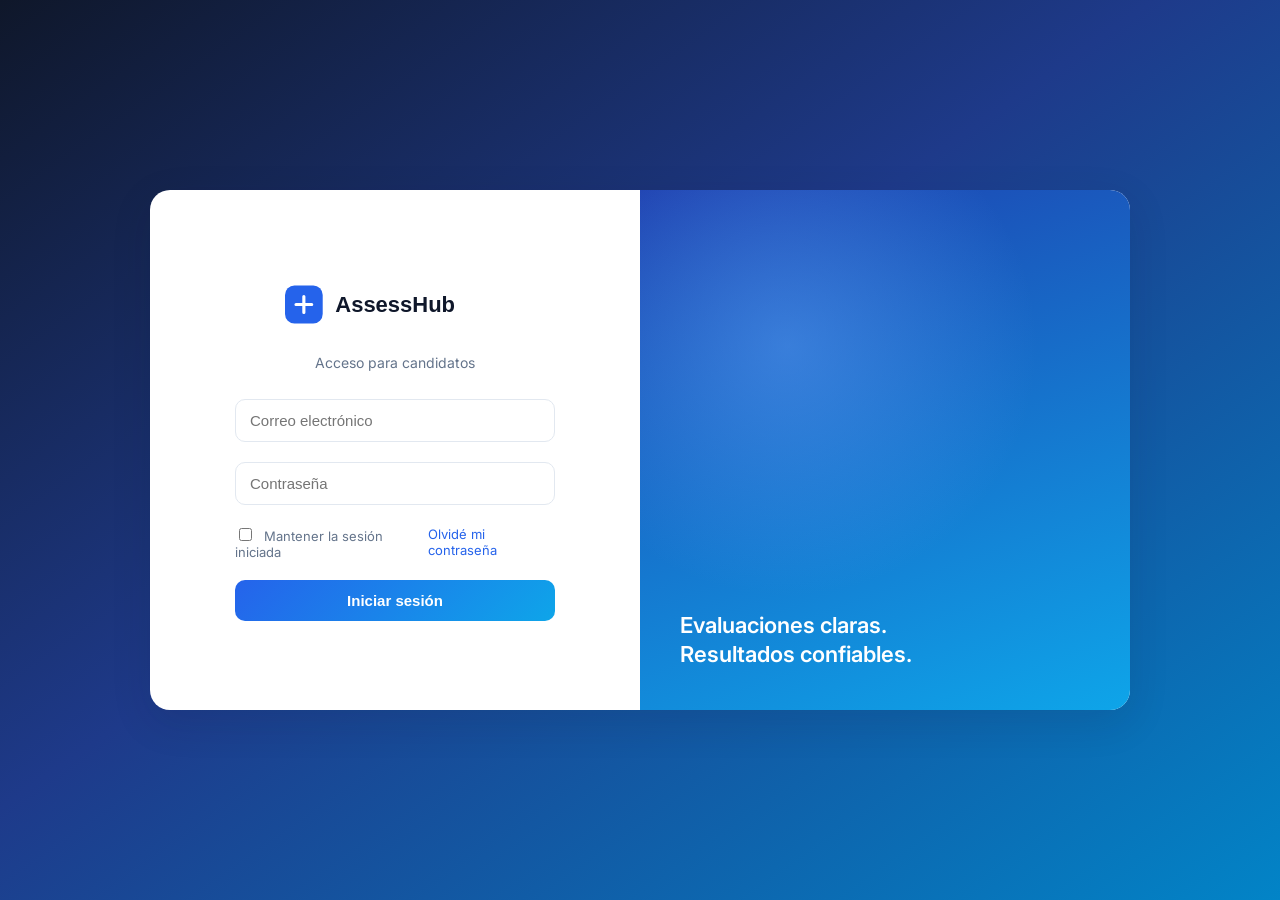
<file: index.html>
<!DOCTYPE html>
<html lang="es">
<head>
    <meta charset="UTF-8">
    <meta name="viewport" content="width=device-width, initial-scale=1.0">
    <title>AssessHub — Inicio de sesión</title>
    <link href="https://fonts.googleapis.com/css2?family=Inter:wght@400;600;700&family=Roboto:wght@400&display=swap" rel="stylesheet">
    <link href="css/styles.css" rel="stylesheet">
</head>

<body class="login-page">
    <div class="container">
        <div class="login-form">
            <img src="imagen/logo-assesshub.svg" alt="AssessHub">
            <p class="brand-sub">Acceso para candidatos</p>
            <input type="email" placeholder="Correo electrónico" required>
            <input type="password" placeholder="Contraseña" required>
            <div class="login-options">
                <div>
                    <input type="checkbox" id="keep-logged">
                    <label for="keep-logged">Mantener la sesión iniciada</label>
                </div>
                <a href="#">Olvidé mi contraseña</a>
            </div>
            <button type="button" onclick="location.href='instrucciones.html'">Iniciar sesión</button>
        </div>
        <div class="image-section"></div>
    </div>
</body>
</html>
</file>
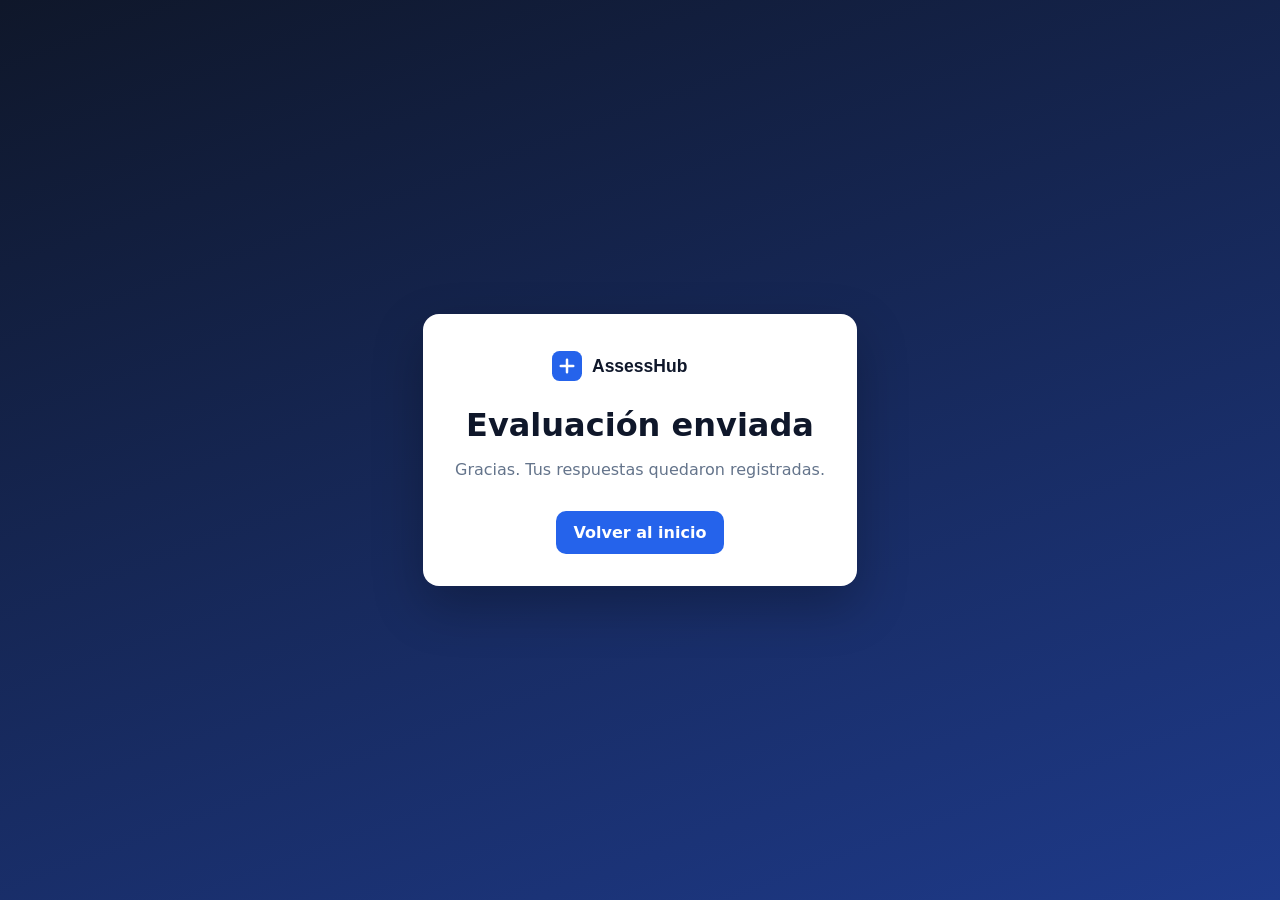
<file: done.html>
<!DOCTYPE html>
<html lang="es"><head><meta charset="utf-8"/><meta name="viewport" content="width=device-width,initial-scale=1"/>
<title>AssessHub — Listo</title>
<link href="css/styles.css" rel="stylesheet">
<style>
body{min-height:100vh;display:flex;align-items:center;justify-content:center;background:linear-gradient(160deg,#0f172a,#1e3a8a);margin:0;font-family:Inter,system-ui,sans-serif}
.card{background:#fff;border-radius:16px;padding:2rem;max-width:420px;text-align:center;box-shadow:0 20px 50px rgba(0,0,0,.25)}
h1{margin:0 0 .5rem;color:#0f172a}p{color:#64748b}
a{display:inline-block;margin-top:1rem;background:#2563eb;color:#fff;padding:.75rem 1.1rem;border-radius:10px;text-decoration:none;font-weight:600}
</style></head>
<body>
  <div class="card">
    <img src="imagen/logo-assesshub.svg" alt="AssessHub" style="height:40px;margin-bottom:1rem"/>
    <h1>Evaluación enviada</h1>
    <p>Gracias. Tus respuestas quedaron registradas.</p>
    <a href="login.html">Volver al inicio</a>
  </div>
</body></html>
</file>
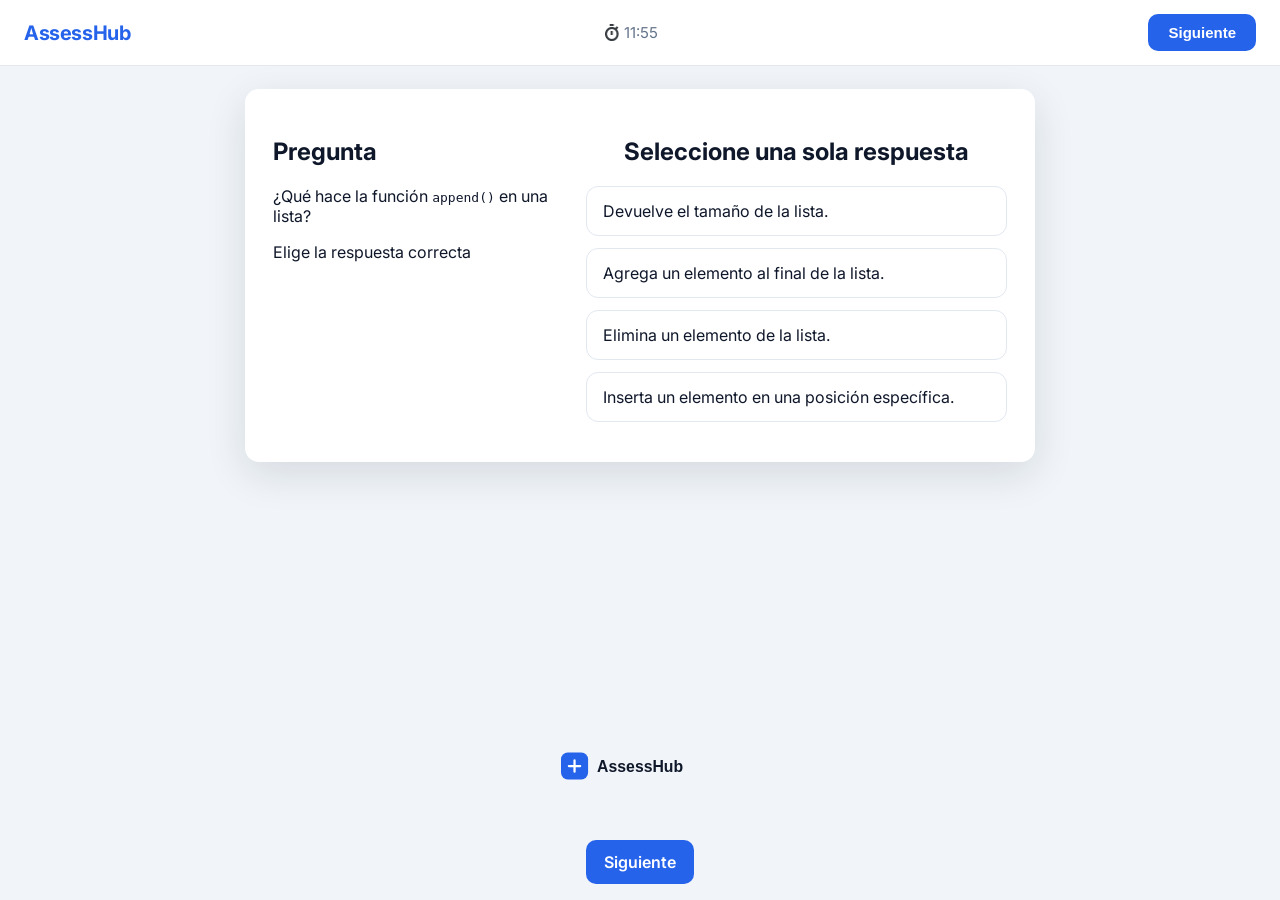
<file: evaluacion-txt.html>
<!DOCTYPE html>
<html lang="es">
<head>
    <meta charset="UTF-8">
    <meta name="viewport" content="width=device-width, initial-scale=1.0">
    <title>AssessHub — Pregunta</title>
    <link href="https://fonts.googleapis.com/css2?family=Inter:wght@400;700&family=Roboto:wght@400&display=swap" rel="stylesheet">
    <link rel="stylesheet" href="css/styles.css">
</head>
<body id="assesshub-pregunta">
    <div class="header">
        <div class="logo">AssessHub</div>
        <div class="timer">
            <img src="imagen/icon-tiempo.png" alt="Icono tiempo" width="14" height="17">
            11:55
            <div class="progress-bar">
                <div class="progress"></div>
            </div>
        </div>
        <button class="next-button" type="button">Siguiente</button>
    </div>
    <div class="container">
        <div class="question-container">
            <div class="question">
                <h2>Pregunta</h2>
                <p>¿Qué hace la función <code>append()</code> en una lista?</p>
                <p>Elige la respuesta correcta</p>
            </div>
            <div class="options">
                <div class="options-title">
                    <h2>Seleccione una sola respuesta</h2>
                </div>
                <ul>
                    <li>
                        <label>
                            <input type="radio" name="answer" value="1">
                            <div class="option-container">Devuelve el tamaño de la lista.</div>
                        </label>
                    </li>
                    <li>
                        <label>
                            <input type="radio" name="answer" value="2">
                            <div class="option-container">Agrega un elemento al final de la lista.</div>
                        </label>
                    </li>
                    <li>
                        <label>
                            <input type="radio" name="answer" value="3">
                            <div class="option-container">Elimina un elemento de la lista.</div>
                        </label>
                    </li>
                    <li>
                        <label>
                            <input type="radio" name="answer" value="4">
                            <div class="option-container">Inserta un elemento en una posición específica.</div>
                        </label>
                    </li>
                </ul>
            </div>
        </div>
    </div>
    <div class="footer">
        <img src="imagen/logo-assesshub.svg" alt="AssessHub">
    </div>
    <script>
        document.querySelectorAll('.option-container').forEach(option => {
            option.addEventListener('dblclick', function() {
                this.classList.toggle('doubt');
            });
        });
    </script>
  <div style="max-width:720px;margin:1rem auto;padding:0 1rem;text-align:right;">
    <a href="evaluaciones-img.html" style="display:inline-block;background:#2563eb;color:#fff;padding:.75rem 1.1rem;border-radius:10px;text-decoration:none;font-weight:600;">Siguiente</a>
  </div>
</body>
</html>
</file>
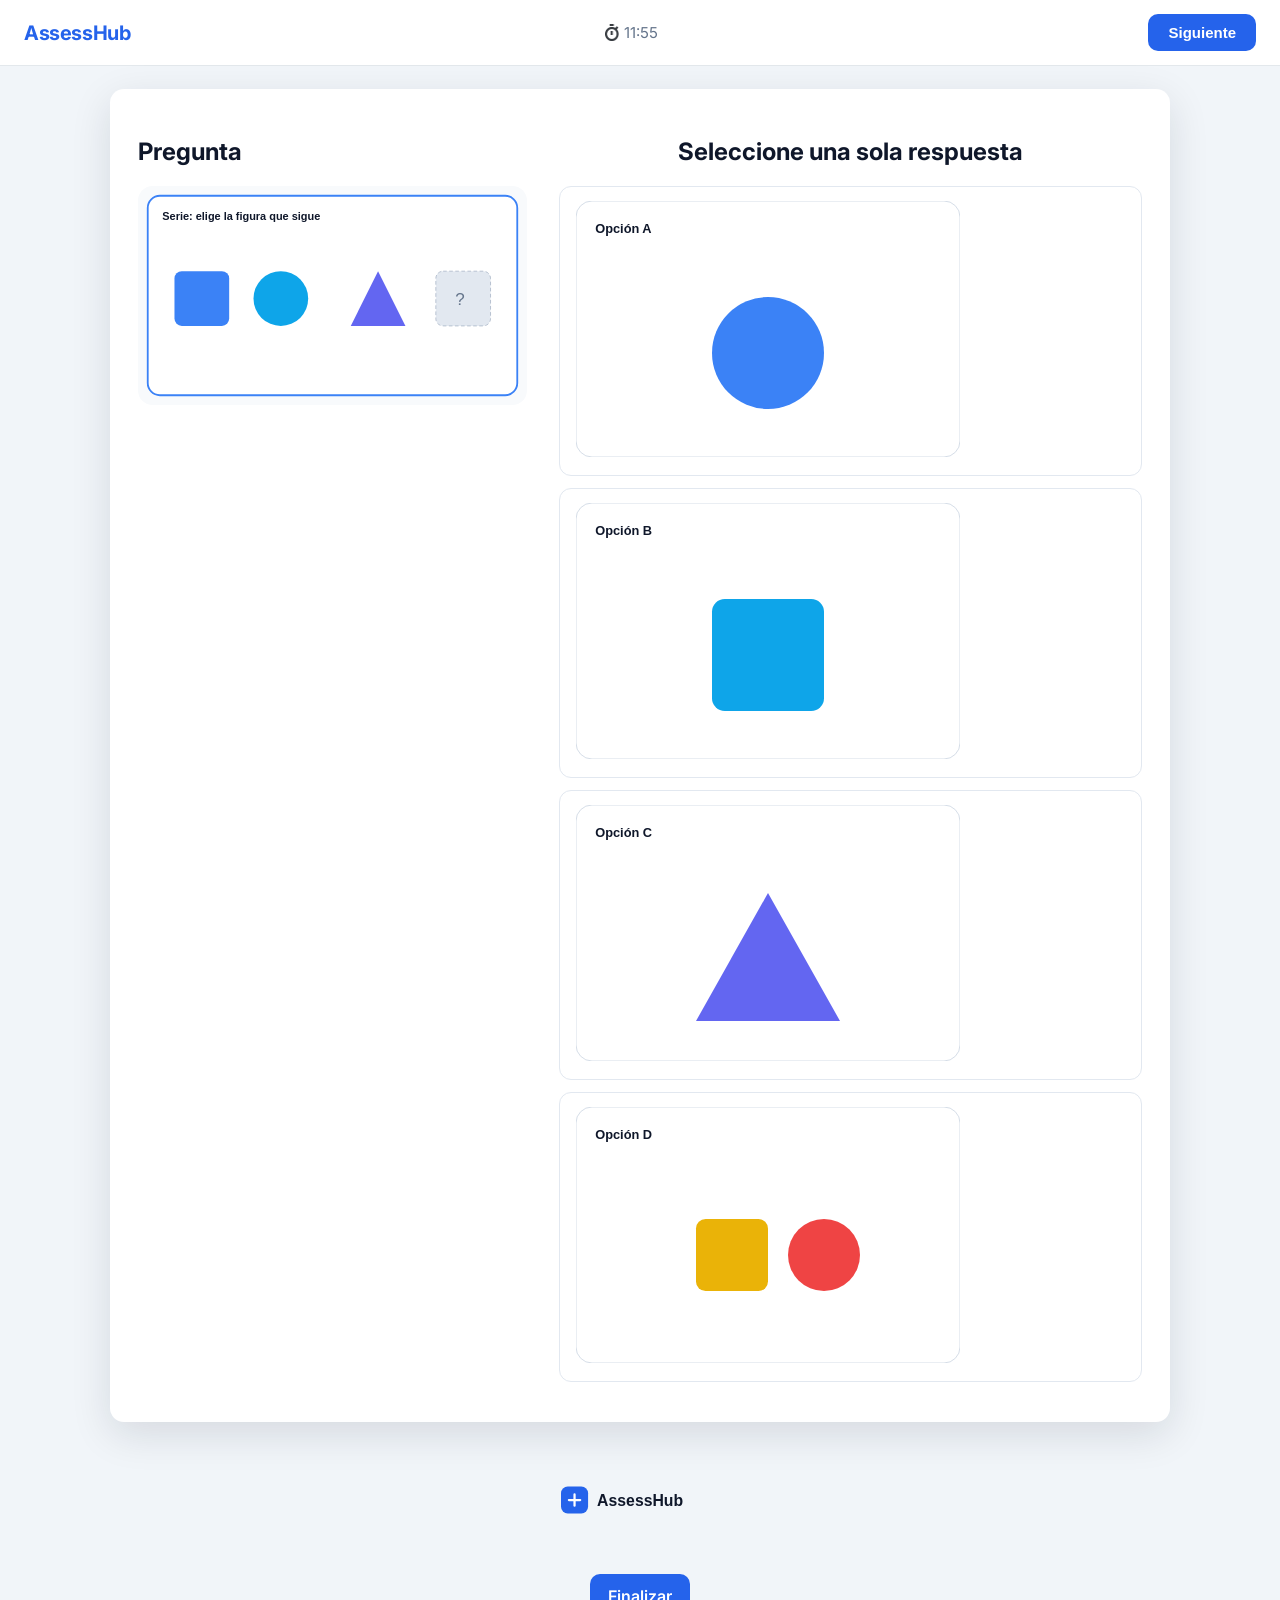
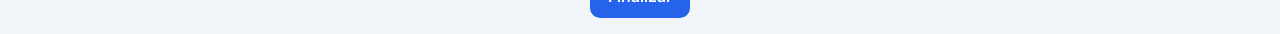
<file: evaluaciones-img.html>
<!DOCTYPE html>
<html lang="es">
<head>
    <meta charset="UTF-8">
    <meta name="viewport" content="width=device-width, initial-scale=1.0">
    <title>AssessHub — Pregunta</title>
    <link href="https://fonts.googleapis.com/css2?family=Inter:wght@400;700&family=Roboto:wght@400&display=swap" rel="stylesheet">
    <link rel="stylesheet" href="css/styles.css">
</head>
<body id="assesshub-pregunta">
    <div class="header">
        <div class="logo">AssessHub</div>
        <div class="timer">
            <img src="imagen/icon-tiempo.png" alt="Icono tiempo" width="14" height="17">
            11:55
            <div class="progress-bar">
                <div class="progress"></div>
            </div>
        </div>
        <button class="next-button" type="button">Siguiente</button>
    </div>
    <div class="container">
        <div class="question-container">
            <div class="question">
                <h2>Pregunta</h2>
                <img src="imagen/pregunta.svg" alt="Pregunta">
            </div>
            <div class="options">
                <div class="options-title">
                    <h2>Seleccione una sola respuesta</h2>
                </div>
                <ul>
                    <li>
                        <label>
                            <input type="radio" name="answer" value="1">
                            <div class="option-container">
                                <img src="imagen/respuesta1.svg" alt="Respuesta 1">
                            </div>
                        </label>
                    </li>
                    <li>
                        <label>
                            <input type="radio" name="answer" value="2">
                            <div class="option-container">
                                <img src="imagen/respuesta2.svg" alt="Respuesta 2">
                            </div>
                        </label>
                    </li>
                    <li>
                        <label>
                            <input type="radio" name="answer" value="3">
                            <div class="option-container">
                                <img src="imagen/respuesta3.svg" alt="Respuesta 3">
                            </div>
                        </label>
                    </li>
                    <li>
                        <label>
                            <input type="radio" name="answer" value="4">
                            <div class="option-container">
                                <img src="imagen/respuesta4.svg" alt="Respuesta 4">
                            </div>
                        </label>
                    </li>
                </ul>
            </div>
        </div>
    </div>
    <div class="footer">
        <img src="imagen/logo-assesshub.svg" alt="AssessHub">
    </div>
    <script>
        document.querySelectorAll('.option-container').forEach(option => {
            option.addEventListener('dblclick', function() {
                this.classList.toggle('doubt');
            });
        });
    </script>
  <div style="max-width:720px;margin:1rem auto;padding:0 1rem;text-align:right;">
    <a href="done.html" style="display:inline-block;background:#2563eb;color:#fff;padding:.75rem 1.1rem;border-radius:10px;text-decoration:none;font-weight:600;">Finalizar</a>
  </div>
</body>
</html>
</file>
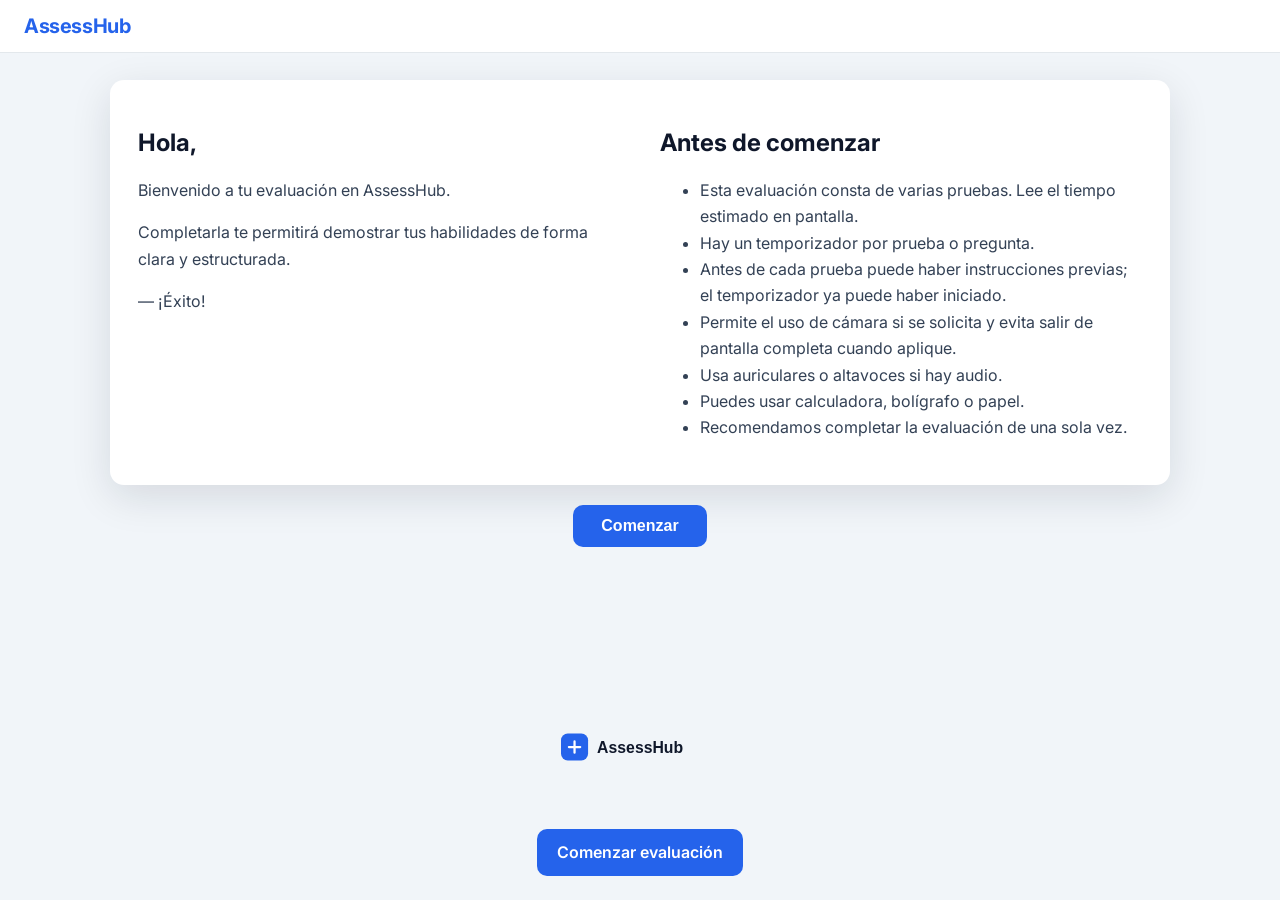
<file: instrucciones.html>
<!DOCTYPE html>
<html lang="es">
<head>
    <meta charset="UTF-8">
    <meta name="viewport" content="width=device-width, initial-scale=1.0">
    <title>AssessHub — Instrucciones</title>
    <link href="https://fonts.googleapis.com/css2?family=Inter:wght@400;700&family=Roboto:wght@400&display=swap" rel="stylesheet">
    <link rel="stylesheet" href="css/styles.css">
</head>
<body class="instructions-page">
    <div class="header">
        <div class="logo">AssessHub</div>
    </div>
    <div class="container">
        <div class="instructions-container">
            <div class="instructions-left">
                <h2>Hola,</h2>
                <div class="instructions">
                    <p>Bienvenido a tu evaluación en AssessHub.</p>
                    <p>Completarla te permitirá demostrar tus habilidades de forma clara y estructurada.</p>
                    <p>— ¡Éxito!</p>
                </div>
            </div>
            <div class="instructions-right">
                <h2>Antes de comenzar</h2>
                <div class="instructions">
                    <ul>
                        <li>Esta evaluación consta de varias pruebas. Lee el tiempo estimado en pantalla.</li>
                        <li>Hay un temporizador por prueba o pregunta.</li>
                        <li>Antes de cada prueba puede haber instrucciones previas; el temporizador ya puede haber iniciado.</li>
                        <li>Permite el uso de cámara si se solicita y evita salir de pantalla completa cuando aplique.</li>
                        <li>Usa auriculares o altavoces si hay audio.</li>
                        <li>Puedes usar calculadora, bolígrafo o papel.</li>
                        <li>Recomendamos completar la evaluación de una sola vez.</li>
                    </ul>
                </div>
            </div>
        </div>
        <button class="start-button" type="button">Comenzar</button>
    </div>
    <div class="footer">
        <img src="imagen/logo-assesshub.svg" alt="AssessHub">
    </div>
  <div style="max-width:720px;margin:1.5rem auto;padding:0 1rem;"><a href="evaluacion-txt.html" style="display:inline-block;background:#2563eb;color:#fff;padding:.85rem 1.25rem;border-radius:10px;text-decoration:none;font-weight:600;">Comenzar evaluación</a></div>
</body>
</html>
</file>
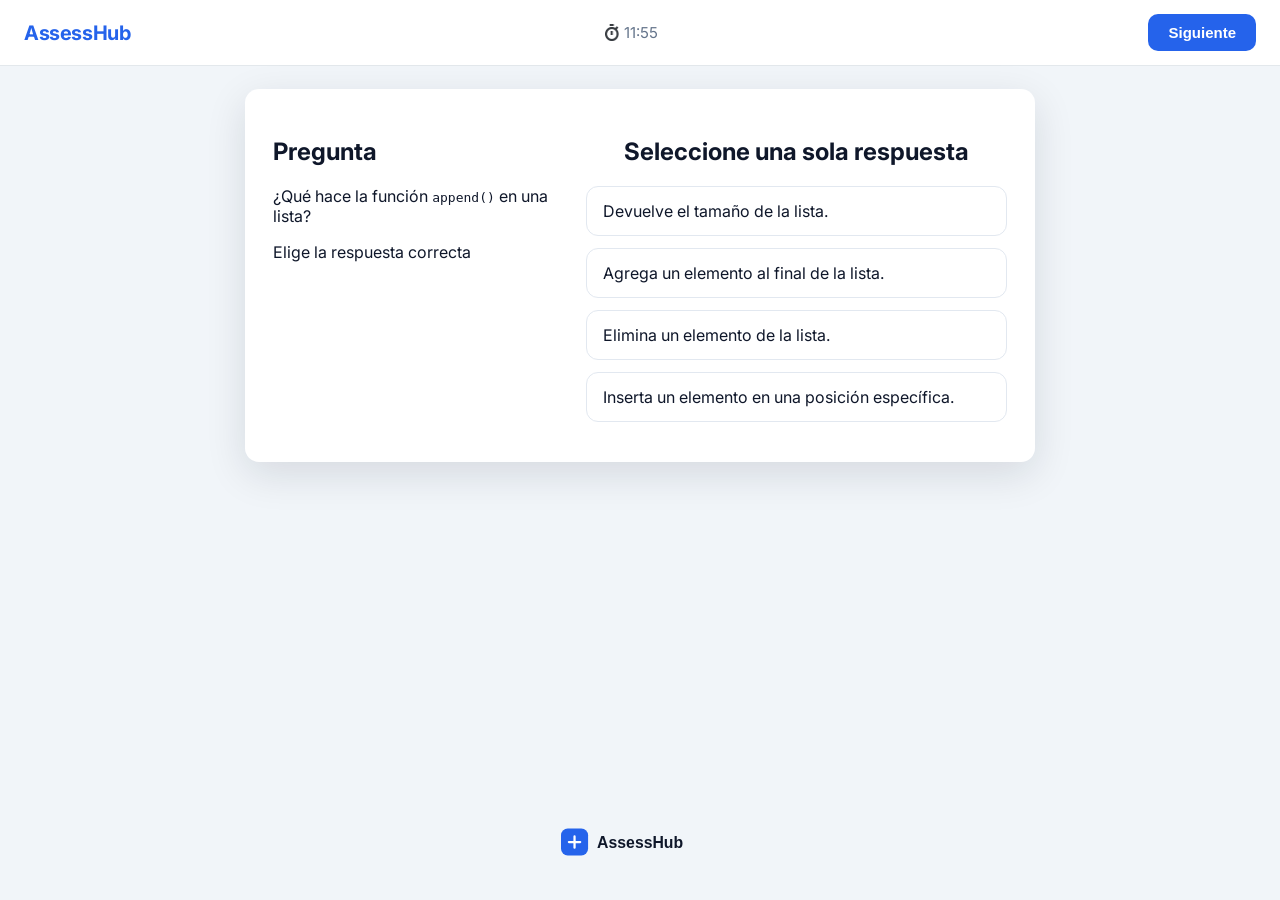
<file: CheckIT/Candidato/evaluacion-txt.html>
<!DOCTYPE html>
<html lang="es">
<head>
    <meta charset="UTF-8">
    <meta name="viewport" content="width=device-width, initial-scale=1.0">
    <title>AssessHub — Pregunta</title>
    <link href="https://fonts.googleapis.com/css2?family=Inter:wght@400;700&family=Roboto:wght@400&display=swap" rel="stylesheet">
    <link rel="stylesheet" href="../css/styles.css">
</head>
<body id="assesshub-pregunta">
    <div class="header">
        <div class="logo">AssessHub</div>
        <div class="timer">
            <img src="../imagen/icon-tiempo.png" alt="Icono tiempo" width="14" height="17">
            11:55
            <div class="progress-bar">
                <div class="progress"></div>
            </div>
        </div>
        <button class="next-button" type="button">Siguiente</button>
    </div>
    <div class="container">
        <div class="question-container">
            <div class="question">
                <h2>Pregunta</h2>
                <p>¿Qué hace la función <code>append()</code> en una lista?</p>
                <p>Elige la respuesta correcta</p>
            </div>
            <div class="options">
                <div class="options-title">
                    <h2>Seleccione una sola respuesta</h2>
                </div>
                <ul>
                    <li>
                        <label>
                            <input type="radio" name="answer" value="1">
                            <div class="option-container">Devuelve el tamaño de la lista.</div>
                        </label>
                    </li>
                    <li>
                        <label>
                            <input type="radio" name="answer" value="2">
                            <div class="option-container">Agrega un elemento al final de la lista.</div>
                        </label>
                    </li>
                    <li>
                        <label>
                            <input type="radio" name="answer" value="3">
                            <div class="option-container">Elimina un elemento de la lista.</div>
                        </label>
                    </li>
                    <li>
                        <label>
                            <input type="radio" name="answer" value="4">
                            <div class="option-container">Inserta un elemento en una posición específica.</div>
                        </label>
                    </li>
                </ul>
            </div>
        </div>
    </div>
    <div class="footer">
        <img src="../imagen/logo-assesshub.svg" alt="AssessHub">
    </div>
    <script>
        document.querySelectorAll('.option-container').forEach(option => {
            option.addEventListener('dblclick', function() {
                this.classList.toggle('doubt');
            });
        });
    </script>
</body>
</html>
</file>
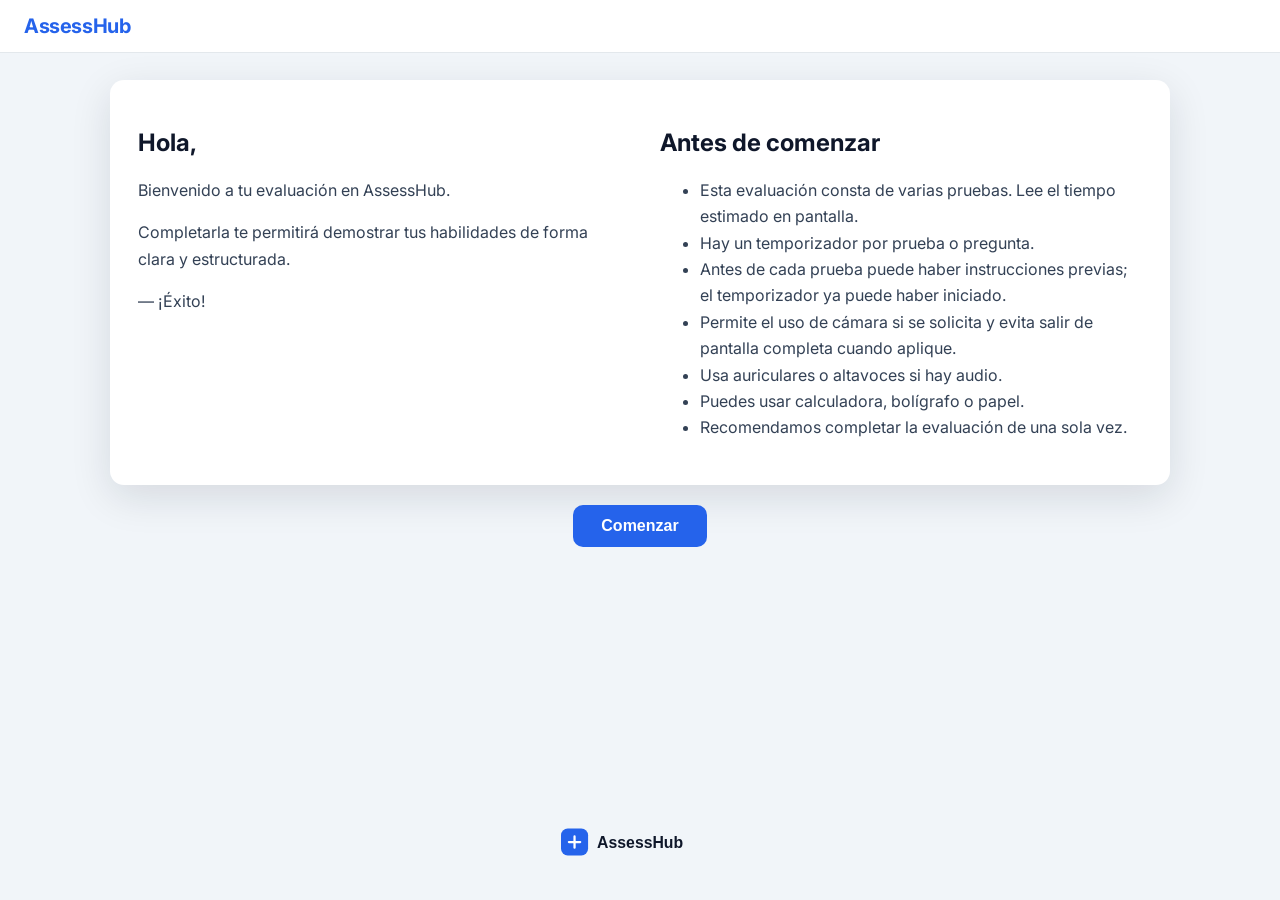
<file: CheckIT/Candidato/instrucciones.html>
<!DOCTYPE html>
<html lang="es">
<head>
    <meta charset="UTF-8">
    <meta name="viewport" content="width=device-width, initial-scale=1.0">
    <title>AssessHub — Instrucciones</title>
    <link href="https://fonts.googleapis.com/css2?family=Inter:wght@400;700&family=Roboto:wght@400&display=swap" rel="stylesheet">
    <link rel="stylesheet" href="../css/styles.css">
</head>
<body class="instructions-page">
    <div class="header">
        <div class="logo">AssessHub</div>
    </div>
    <div class="container">
        <div class="instructions-container">
            <div class="instructions-left">
                <h2>Hola,</h2>
                <div class="instructions">
                    <p>Bienvenido a tu evaluación en AssessHub.</p>
                    <p>Completarla te permitirá demostrar tus habilidades de forma clara y estructurada.</p>
                    <p>— ¡Éxito!</p>
                </div>
            </div>
            <div class="instructions-right">
                <h2>Antes de comenzar</h2>
                <div class="instructions">
                    <ul>
                        <li>Esta evaluación consta de varias pruebas. Lee el tiempo estimado en pantalla.</li>
                        <li>Hay un temporizador por prueba o pregunta.</li>
                        <li>Antes de cada prueba puede haber instrucciones previas; el temporizador ya puede haber iniciado.</li>
                        <li>Permite el uso de cámara si se solicita y evita salir de pantalla completa cuando aplique.</li>
                        <li>Usa auriculares o altavoces si hay audio.</li>
                        <li>Puedes usar calculadora, bolígrafo o papel.</li>
                        <li>Recomendamos completar la evaluación de una sola vez.</li>
                    </ul>
                </div>
            </div>
        </div>
        <button class="start-button" type="button">Comenzar</button>
    </div>
    <div class="footer">
        <img src="../imagen/logo-assesshub.svg" alt="AssessHub">
    </div>
</body>
</html>
</file>
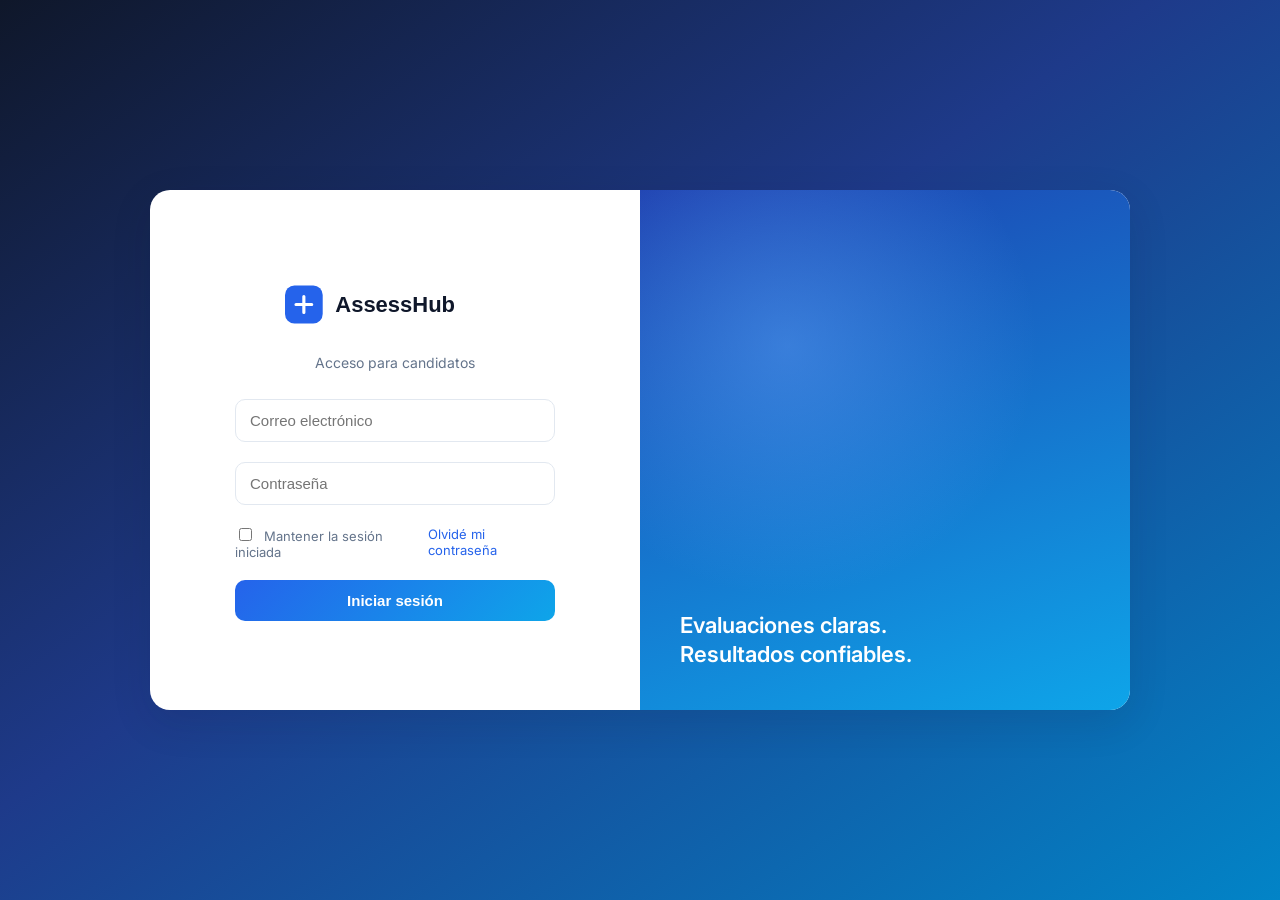
<file: CheckIT/Candidato/login.html>
<!DOCTYPE html>
<html lang="es">
<head>
    <meta charset="UTF-8">
    <meta name="viewport" content="width=device-width, initial-scale=1.0">
    <title>AssessHub — Inicio de sesión</title>
    <link href="https://fonts.googleapis.com/css2?family=Inter:wght@400;600;700&family=Roboto:wght@400&display=swap" rel="stylesheet">
    <link href="../css/styles.css" rel="stylesheet">
</head>

<body class="login-page">
    <div class="container">
        <div class="login-form">
            <img src="../imagen/logo-assesshub.svg" alt="AssessHub">
            <p class="brand-sub">Acceso para candidatos</p>
            <input type="email" placeholder="Correo electrónico" required>
            <input type="password" placeholder="Contraseña" required>
            <div class="login-options">
                <div>
                    <input type="checkbox" id="keep-logged">
                    <label for="keep-logged">Mantener la sesión iniciada</label>
                </div>
                <a href="#">Olvidé mi contraseña</a>
            </div>
            <button type="button">Iniciar sesión</button>
        </div>
        <div class="image-section"></div>
    </div>
</body>
</html>
</file>
<file: css/styles.css>
/* AssessHub — UI candidato / login (portfolio) */

:root {
    --ah-bg: #f1f5f9;
    --ah-surface: #ffffff;
    --ah-ink: #0f172a;
    --ah-muted: #64748b;
    --ah-primary: #2563eb;
    --ah-primary-dark: #1d4ed8;
    --ah-accent: #0ea5e9;
    --ah-border: #e2e8f0;
    --ah-radius: 14px;
    --ah-shadow: 0 12px 40px rgba(15, 23, 42, 0.12);
}

/* LOGIN */
.login-page {
    font-family: 'Inter', 'Roboto', sans-serif;
    margin: 0;
    padding: 24px;
    display: flex;
    justify-content: center;
    align-items: center;
    min-height: 100vh;
    background: linear-gradient(145deg, #0f172a 0%, #1e3a8a 45%, #0284c7 100%);
    box-sizing: border-box;
}

.login-page .container {
    display: flex;
    max-width: 980px;
    width: 100%;
    box-shadow: var(--ah-shadow);
    background-color: var(--ah-surface);
    border-radius: 20px;
    overflow: hidden;
}

.login-page .login-form {
    flex: 1;
    padding: 48px 40px;
    box-sizing: border-box;
    display: flex;
    flex-direction: column;
    justify-content: center;
    align-items: center;
    gap: 12px;
}

.login-page .brand-mark,
.login-page .login-form img {
    max-width: 220px;
    height: auto;
    margin-bottom: 12px;
}

.login-page .brand-text {
    font-family: 'Inter', sans-serif;
    font-weight: 700;
    font-size: 28px;
    letter-spacing: -0.03em;
    color: var(--ah-ink);
    margin: 0 0 8px;
}

.login-page .brand-sub {
    color: var(--ah-muted);
    font-size: 14px;
    margin: 0 0 16px;
    text-align: center;
}

.login-page .login-form input[type="text"],
.login-page .login-form input[type="email"],
.login-page .login-form input[type="password"],
.login-page .email-input,
.login-page .password-input {
    width: 100%;
    max-width: 320px;
    padding: 12px 14px;
    margin-bottom: 8px;
    border: 1px solid var(--ah-border);
    border-radius: 10px;
    font-size: 15px;
    box-sizing: border-box;
}

.login-page .login-form input[type="checkbox"] {
    margin-right: 8px;
}

.login-page .login-form a,
.login-page .login-form a:visited {
    color: var(--ah-primary);
    text-decoration: none;
    font-size: 13px;
}

.login-page .login-form button,
.login-page .login-form input[type="submit"],
.login-page .login-form .btn,
.login-page #Login1 input[type="submit"] {
    width: 100%;
    max-width: 320px;
    padding: 12px;
    background: linear-gradient(135deg, var(--ah-primary), var(--ah-accent));
    border: none;
    color: white;
    font-size: 15px;
    font-weight: 600;
    border-radius: 10px;
    cursor: pointer;
    margin-top: 8px;
}

.login-page .login-form button:hover,
.login-page #Login1 input[type="submit"]:hover {
    background: var(--ah-primary-dark);
}

.login-page h1 {
    font-family: 'Inter', sans-serif;
    font-weight: 700;
    font-size: 24px;
    margin-bottom: 20px;
}

.login-page .login-options {
    display: flex;
    align-items: center;
    justify-content: space-between;
    width: 100%;
    max-width: 320px;
    font-size: 13px;
    color: var(--ah-muted);
}

.login-page .image-section {
    flex: 1;
    background:
        radial-gradient(circle at 30% 30%, rgba(96, 165, 250, 0.45), transparent 50%),
        linear-gradient(160deg, #1e40af, #0ea5e9);
    min-height: 520px;
    display: flex;
    align-items: flex-end;
    padding: 40px;
    color: #fff;
    box-sizing: border-box;
}

.login-page .image-section::after {
    content: "Evaluaciones claras. Resultados confiables.";
    font-size: 22px;
    font-weight: 600;
    line-height: 1.35;
    max-width: 280px;
}

@media (max-width: 768px) {
    .login-page .container {
        flex-direction: column;
    }

    .login-page .image-section {
        display: none;
    }
}

/* INSTRUCCIONES */
.instructions-page {
    font-family: 'Inter', 'Roboto', sans-serif;
    background-color: var(--ah-bg);
    color: var(--ah-ink);
    margin: 0;
    padding: 0;
    overflow-x: hidden;
    display: flex;
    flex-direction: column;
    min-height: 100vh;
    box-sizing: border-box;
}

.instructions-page h1,
.instructions-page h2,
.instructions-page h3,
.instructions-page h4,
.instructions-page h5,
.instructions-page h6 {
    font-family: 'Inter', sans-serif;
}

.instructions-page .header {
    width: 100%;
    display: flex;
    justify-content: space-between;
    align-items: center;
    padding: 14px 24px;
    background-color: #ffffff;
    box-shadow: 0 1px 0 rgba(15, 23, 42, 0.06);
    box-sizing: border-box;
}

.instructions-page .header .logo {
    font-size: 20px;
    font-weight: 700;
    color: var(--ah-primary);
    letter-spacing: -0.02em;
}

.instructions-page .container {
    max-width: 1100px;
    margin: 0 auto;
    padding: 28px 20px;
    box-sizing: border-box;
    flex: 1;
}

.instructions-page .instructions-container {
    background-color: #fff;
    padding: 28px;
    border-radius: var(--ah-radius);
    box-shadow: var(--ah-shadow);
    margin-bottom: 20px;
    box-sizing: border-box;
    display: flex;
    justify-content: space-between;
    gap: 28px;
}

.instructions-page .instructions-left,
.instructions-page .instructions-right {
    width: 48%;
}

.instructions-page .instructions {
    font-size: 16px;
    line-height: 1.65;
    color: #334155;
}

.instructions-page .footer {
    text-align: center;
    margin-top: auto;
    margin-bottom: 20px;
    box-sizing: border-box;
    padding: 16px 0;
    width: 100%;
    color: var(--ah-muted);
    font-weight: 600;
}

.instructions-page .footer img {
    max-height: 36px;
}

.instructions-page .start-button {
    background-color: var(--ah-primary);
    color: white;
    border: none;
    padding: 12px 28px;
    font-size: 16px;
    font-weight: 600;
    border-radius: 10px;
    cursor: pointer;
    display: block;
    margin: 20px auto 0 auto;
}

.instructions-page .start-button:hover {
    background-color: var(--ah-primary-dark);
}

@media screen and (max-width: 600px) {
    .instructions-page .header {
        flex-direction: column;
        align-items: flex-start;
    }
    .instructions-page .instructions-container {
        flex-direction: column;
    }
    .instructions-page .instructions-left,
    .instructions-page .instructions-right {
        width: 100%;
    }
}

/* EVALUACIONES */
body#assesshub-pregunta {
    font-family: 'Inter', 'Roboto', sans-serif;
    background-color: var(--ah-bg);
    color: var(--ah-ink);
    margin: 0;
    padding: 0;
    overflow-x: hidden;
    display: flex;
    flex-direction: column;
    min-height: 100vh;
    box-sizing: border-box;
}

body#assesshub-pregunta h1,
body#assesshub-pregunta h2,
body#assesshub-pregunta h3,
body#assesshub-pregunta h4,
body#assesshub-pregunta h5,
body#assesshub-pregunta h6 {
    font-family: 'Inter', sans-serif;
}

body#assesshub-pregunta .header {
    width: 100%;
    display: flex;
    justify-content: space-between;
    align-items: center;
    padding: 14px 24px;
    background-color: #ffffff;
    box-shadow: 0 1px 0 rgba(15, 23, 42, 0.06);
    box-sizing: border-box;
    gap: 16px;
}

body#assesshub-pregunta .header .logo {
    font-size: 20px;
    font-weight: 700;
    font-family: 'Inter', sans-serif;
    color: var(--ah-primary);
    letter-spacing: -0.02em;
}

body#assesshub-pregunta .header .timer {
    display: flex;
    align-items: center;
    font-size: 15px;
    justify-content: center;
    color: var(--ah-muted);
}

body#assesshub-pregunta .header .timer img {
    margin-right: 5px;
}

body#assesshub-pregunta .progress-bar {
    flex-grow: 1;
    height: 6px;
    background-color: #e2e8f0;
    margin-left: 8px;
    margin-right: 8px;
    position: relative;
    max-width: 150px;
    border-radius: 999px;
    overflow: hidden;
}

body#assesshub-pregunta .progress {
    width: 50%;
    height: 100%;
    background-color: #22c55e;
    position: absolute;
    top: 0;
    left: 0;
}

body#assesshub-pregunta .header .next-button {
    background-color: var(--ah-primary);
    color: white;
    border: none;
    padding: 10px 20px;
    font-size: 15px;
    font-weight: 600;
    border-radius: 10px;
    cursor: pointer;
}

body#assesshub-pregunta .header .next-button:hover {
    background-color: var(--ah-primary-dark);
}

body#assesshub-pregunta .container {
    max-width: 1100px;
    margin: 0 auto;
    padding: 24px 20px;
    box-sizing: border-box;
    flex: 1;
}

body#assesshub-pregunta .question-container {
    background-color: #fff;
    padding: 28px;
    border-radius: var(--ah-radius);
    box-shadow: var(--ah-shadow);
    margin-bottom: 20px;
    display: flex;
    flex-wrap: nowrap;
    box-sizing: border-box;
    gap: 24px;
}

body#assesshub-pregunta .question {
    flex: 2;
    min-width: 280px;
    padding-right: 8px;
    box-sizing: border-box;
}

body#assesshub-pregunta .question img {
    width: 100%;
    max-width: 50vw;
    height: auto;
    border-radius: 12px;
}

body#assesshub-pregunta .options {
    flex: 3;
    list-style-type: none;
    padding: 0;
    box-sizing: border-box;
}

body#assesshub-pregunta .options ul {
    list-style-type: none;
    padding: 0;
    margin: 0;
}

body#assesshub-pregunta .options li {
    margin-bottom: 12px;
}

body#assesshub-pregunta .option-container {
    border: 1px solid var(--ah-border);
    border-radius: 12px;
    padding: 14px 16px;
    cursor: pointer;
    transition: background-color 0.2s, border-color 0.2s, box-shadow 0.2s;
}

body#assesshub-pregunta .option-container img {
    width: 100%;
    max-width: 30vw;
    height: auto;
    border-radius: 8px;
}

body#assesshub-pregunta .options input[type="radio"] {
    display: none;
}

body#assesshub-pregunta .options input[type="radio"]:checked + .option-container {
    background-color: #eff6ff;
    border-color: var(--ah-primary);
    box-shadow: 0 0 0 3px rgba(37, 99, 235, 0.15);
}

body#assesshub-pregunta .option-container.doubt {
    background-color: #fffbeb;
    border-color: #f59e0b;
}

body#assesshub-pregunta .footer {
    text-align: center;
    margin-top: auto;
    margin-bottom: 20px;
    box-sizing: border-box;
    padding: 16px 0;
    width: 100%;
    color: var(--ah-muted);
    font-weight: 600;
}

body#assesshub-pregunta .footer img {
    max-height: 36px;
}

body#assesshub-pregunta .options-title {
    margin-bottom: 12px;
    font-weight: 700;
    text-align: center;
    width: 100%;
    font-family: 'Inter', sans-serif;
}

@media screen and (max-width: 600px) {
    body#assesshub-pregunta .header {
        flex-direction: column;
        align-items: flex-start;
    }
    body#assesshub-pregunta .header .timer {
        margin-top: 10px;
        justify-content: flex-start;
    }
    body#assesshub-pregunta .progress-bar {
        width: 100%;
        margin: 10px 0;
    }
    body#assesshub-pregunta .question-container {
        flex-direction: column;
        padding: 16px;
    }
    body#assesshub-pregunta .question,
    body#assesshub-pregunta .options {
        min-width: 100%;
        padding: 0;
    }
    body#assesshub-pregunta .header .next-button {
        width: 100%;
        margin-top: 10px;
    }
    body#assesshub-pregunta .question img,
    body#assesshub-pregunta .option-container img {
        max-width: 90vw;
    }
}
</file>
<file: CheckIT/css/styles.css>
/* AssessHub — UI candidato / login (portfolio) */

:root {
    --ah-bg: #f1f5f9;
    --ah-surface: #ffffff;
    --ah-ink: #0f172a;
    --ah-muted: #64748b;
    --ah-primary: #2563eb;
    --ah-primary-dark: #1d4ed8;
    --ah-accent: #0ea5e9;
    --ah-border: #e2e8f0;
    --ah-radius: 14px;
    --ah-shadow: 0 12px 40px rgba(15, 23, 42, 0.12);
}

/* LOGIN */
.login-page {
    font-family: 'Inter', 'Roboto', sans-serif;
    margin: 0;
    padding: 24px;
    display: flex;
    justify-content: center;
    align-items: center;
    min-height: 100vh;
    background: linear-gradient(145deg, #0f172a 0%, #1e3a8a 45%, #0284c7 100%);
    box-sizing: border-box;
}

.login-page .container {
    display: flex;
    max-width: 980px;
    width: 100%;
    box-shadow: var(--ah-shadow);
    background-color: var(--ah-surface);
    border-radius: 20px;
    overflow: hidden;
}

.login-page .login-form {
    flex: 1;
    padding: 48px 40px;
    box-sizing: border-box;
    display: flex;
    flex-direction: column;
    justify-content: center;
    align-items: center;
    gap: 12px;
}

.login-page .brand-mark,
.login-page .login-form img {
    max-width: 220px;
    height: auto;
    margin-bottom: 12px;
}

.login-page .brand-text {
    font-family: 'Inter', sans-serif;
    font-weight: 700;
    font-size: 28px;
    letter-spacing: -0.03em;
    color: var(--ah-ink);
    margin: 0 0 8px;
}

.login-page .brand-sub {
    color: var(--ah-muted);
    font-size: 14px;
    margin: 0 0 16px;
    text-align: center;
}

.login-page .login-form input[type="text"],
.login-page .login-form input[type="email"],
.login-page .login-form input[type="password"],
.login-page .email-input,
.login-page .password-input {
    width: 100%;
    max-width: 320px;
    padding: 12px 14px;
    margin-bottom: 8px;
    border: 1px solid var(--ah-border);
    border-radius: 10px;
    font-size: 15px;
    box-sizing: border-box;
}

.login-page .login-form input[type="checkbox"] {
    margin-right: 8px;
}

.login-page .login-form a,
.login-page .login-form a:visited {
    color: var(--ah-primary);
    text-decoration: none;
    font-size: 13px;
}

.login-page .login-form button,
.login-page .login-form input[type="submit"],
.login-page .login-form .btn,
.login-page #Login1 input[type="submit"] {
    width: 100%;
    max-width: 320px;
    padding: 12px;
    background: linear-gradient(135deg, var(--ah-primary), var(--ah-accent));
    border: none;
    color: white;
    font-size: 15px;
    font-weight: 600;
    border-radius: 10px;
    cursor: pointer;
    margin-top: 8px;
}

.login-page .login-form button:hover,
.login-page #Login1 input[type="submit"]:hover {
    background: var(--ah-primary-dark);
}

.login-page h1 {
    font-family: 'Inter', sans-serif;
    font-weight: 700;
    font-size: 24px;
    margin-bottom: 20px;
}

.login-page .login-options {
    display: flex;
    align-items: center;
    justify-content: space-between;
    width: 100%;
    max-width: 320px;
    font-size: 13px;
    color: var(--ah-muted);
}

.login-page .image-section {
    flex: 1;
    background:
        radial-gradient(circle at 30% 30%, rgba(96, 165, 250, 0.45), transparent 50%),
        linear-gradient(160deg, #1e40af, #0ea5e9);
    min-height: 520px;
    display: flex;
    align-items: flex-end;
    padding: 40px;
    color: #fff;
    box-sizing: border-box;
}

.login-page .image-section::after {
    content: "Evaluaciones claras. Resultados confiables.";
    font-size: 22px;
    font-weight: 600;
    line-height: 1.35;
    max-width: 280px;
}

@media (max-width: 768px) {
    .login-page .container {
        flex-direction: column;
    }

    .login-page .image-section {
        display: none;
    }
}

/* INSTRUCCIONES */
.instructions-page {
    font-family: 'Inter', 'Roboto', sans-serif;
    background-color: var(--ah-bg);
    color: var(--ah-ink);
    margin: 0;
    padding: 0;
    overflow-x: hidden;
    display: flex;
    flex-direction: column;
    min-height: 100vh;
    box-sizing: border-box;
}

.instructions-page h1,
.instructions-page h2,
.instructions-page h3,
.instructions-page h4,
.instructions-page h5,
.instructions-page h6 {
    font-family: 'Inter', sans-serif;
}

.instructions-page .header {
    width: 100%;
    display: flex;
    justify-content: space-between;
    align-items: center;
    padding: 14px 24px;
    background-color: #ffffff;
    box-shadow: 0 1px 0 rgba(15, 23, 42, 0.06);
    box-sizing: border-box;
}

.instructions-page .header .logo {
    font-size: 20px;
    font-weight: 700;
    color: var(--ah-primary);
    letter-spacing: -0.02em;
}

.instructions-page .container {
    max-width: 1100px;
    margin: 0 auto;
    padding: 28px 20px;
    box-sizing: border-box;
    flex: 1;
}

.instructions-page .instructions-container {
    background-color: #fff;
    padding: 28px;
    border-radius: var(--ah-radius);
    box-shadow: var(--ah-shadow);
    margin-bottom: 20px;
    box-sizing: border-box;
    display: flex;
    justify-content: space-between;
    gap: 28px;
}

.instructions-page .instructions-left,
.instructions-page .instructions-right {
    width: 48%;
}

.instructions-page .instructions {
    font-size: 16px;
    line-height: 1.65;
    color: #334155;
}

.instructions-page .footer {
    text-align: center;
    margin-top: auto;
    margin-bottom: 20px;
    box-sizing: border-box;
    padding: 16px 0;
    width: 100%;
    color: var(--ah-muted);
    font-weight: 600;
}

.instructions-page .footer img {
    max-height: 36px;
}

.instructions-page .start-button {
    background-color: var(--ah-primary);
    color: white;
    border: none;
    padding: 12px 28px;
    font-size: 16px;
    font-weight: 600;
    border-radius: 10px;
    cursor: pointer;
    display: block;
    margin: 20px auto 0 auto;
}

.instructions-page .start-button:hover {
    background-color: var(--ah-primary-dark);
}

@media screen and (max-width: 600px) {
    .instructions-page .header {
        flex-direction: column;
        align-items: flex-start;
    }
    .instructions-page .instructions-container {
        flex-direction: column;
    }
    .instructions-page .instructions-left,
    .instructions-page .instructions-right {
        width: 100%;
    }
}

/* EVALUACIONES */
body#assesshub-pregunta {
    font-family: 'Inter', 'Roboto', sans-serif;
    background-color: var(--ah-bg);
    color: var(--ah-ink);
    margin: 0;
    padding: 0;
    overflow-x: hidden;
    display: flex;
    flex-direction: column;
    min-height: 100vh;
    box-sizing: border-box;
}

body#assesshub-pregunta h1,
body#assesshub-pregunta h2,
body#assesshub-pregunta h3,
body#assesshub-pregunta h4,
body#assesshub-pregunta h5,
body#assesshub-pregunta h6 {
    font-family: 'Inter', sans-serif;
}

body#assesshub-pregunta .header {
    width: 100%;
    display: flex;
    justify-content: space-between;
    align-items: center;
    padding: 14px 24px;
    background-color: #ffffff;
    box-shadow: 0 1px 0 rgba(15, 23, 42, 0.06);
    box-sizing: border-box;
    gap: 16px;
}

body#assesshub-pregunta .header .logo {
    font-size: 20px;
    font-weight: 700;
    font-family: 'Inter', sans-serif;
    color: var(--ah-primary);
    letter-spacing: -0.02em;
}

body#assesshub-pregunta .header .timer {
    display: flex;
    align-items: center;
    font-size: 15px;
    justify-content: center;
    color: var(--ah-muted);
}

body#assesshub-pregunta .header .timer img {
    margin-right: 5px;
}

body#assesshub-pregunta .progress-bar {
    flex-grow: 1;
    height: 6px;
    background-color: #e2e8f0;
    margin-left: 8px;
    margin-right: 8px;
    position: relative;
    max-width: 150px;
    border-radius: 999px;
    overflow: hidden;
}

body#assesshub-pregunta .progress {
    width: 50%;
    height: 100%;
    background-color: #22c55e;
    position: absolute;
    top: 0;
    left: 0;
}

body#assesshub-pregunta .header .next-button {
    background-color: var(--ah-primary);
    color: white;
    border: none;
    padding: 10px 20px;
    font-size: 15px;
    font-weight: 600;
    border-radius: 10px;
    cursor: pointer;
}

body#assesshub-pregunta .header .next-button:hover {
    background-color: var(--ah-primary-dark);
}

body#assesshub-pregunta .container {
    max-width: 1100px;
    margin: 0 auto;
    padding: 24px 20px;
    box-sizing: border-box;
    flex: 1;
}

body#assesshub-pregunta .question-container {
    background-color: #fff;
    padding: 28px;
    border-radius: var(--ah-radius);
    box-shadow: var(--ah-shadow);
    margin-bottom: 20px;
    display: flex;
    flex-wrap: nowrap;
    box-sizing: border-box;
    gap: 24px;
}

body#assesshub-pregunta .question {
    flex: 2;
    min-width: 280px;
    padding-right: 8px;
    box-sizing: border-box;
}

body#assesshub-pregunta .question img {
    width: 100%;
    max-width: 50vw;
    height: auto;
    border-radius: 12px;
}

body#assesshub-pregunta .options {
    flex: 3;
    list-style-type: none;
    padding: 0;
    box-sizing: border-box;
}

body#assesshub-pregunta .options ul {
    list-style-type: none;
    padding: 0;
    margin: 0;
}

body#assesshub-pregunta .options li {
    margin-bottom: 12px;
}

body#assesshub-pregunta .option-container {
    border: 1px solid var(--ah-border);
    border-radius: 12px;
    padding: 14px 16px;
    cursor: pointer;
    transition: background-color 0.2s, border-color 0.2s, box-shadow 0.2s;
}

body#assesshub-pregunta .option-container img {
    width: 100%;
    max-width: 30vw;
    height: auto;
    border-radius: 8px;
}

body#assesshub-pregunta .options input[type="radio"] {
    display: none;
}

body#assesshub-pregunta .options input[type="radio"]:checked + .option-container {
    background-color: #eff6ff;
    border-color: var(--ah-primary);
    box-shadow: 0 0 0 3px rgba(37, 99, 235, 0.15);
}

body#assesshub-pregunta .option-container.doubt {
    background-color: #fffbeb;
    border-color: #f59e0b;
}

body#assesshub-pregunta .footer {
    text-align: center;
    margin-top: auto;
    margin-bottom: 20px;
    box-sizing: border-box;
    padding: 16px 0;
    width: 100%;
    color: var(--ah-muted);
    font-weight: 600;
}

body#assesshub-pregunta .footer img {
    max-height: 36px;
}

body#assesshub-pregunta .options-title {
    margin-bottom: 12px;
    font-weight: 700;
    text-align: center;
    width: 100%;
    font-family: 'Inter', sans-serif;
}

@media screen and (max-width: 600px) {
    body#assesshub-pregunta .header {
        flex-direction: column;
        align-items: flex-start;
    }
    body#assesshub-pregunta .header .timer {
        margin-top: 10px;
        justify-content: flex-start;
    }
    body#assesshub-pregunta .progress-bar {
        width: 100%;
        margin: 10px 0;
    }
    body#assesshub-pregunta .question-container {
        flex-direction: column;
        padding: 16px;
    }
    body#assesshub-pregunta .question,
    body#assesshub-pregunta .options {
        min-width: 100%;
        padding: 0;
    }
    body#assesshub-pregunta .header .next-button {
        width: 100%;
        margin-top: 10px;
    }
    body#assesshub-pregunta .question img,
    body#assesshub-pregunta .option-container img {
        max-width: 90vw;
    }
}
</file>
